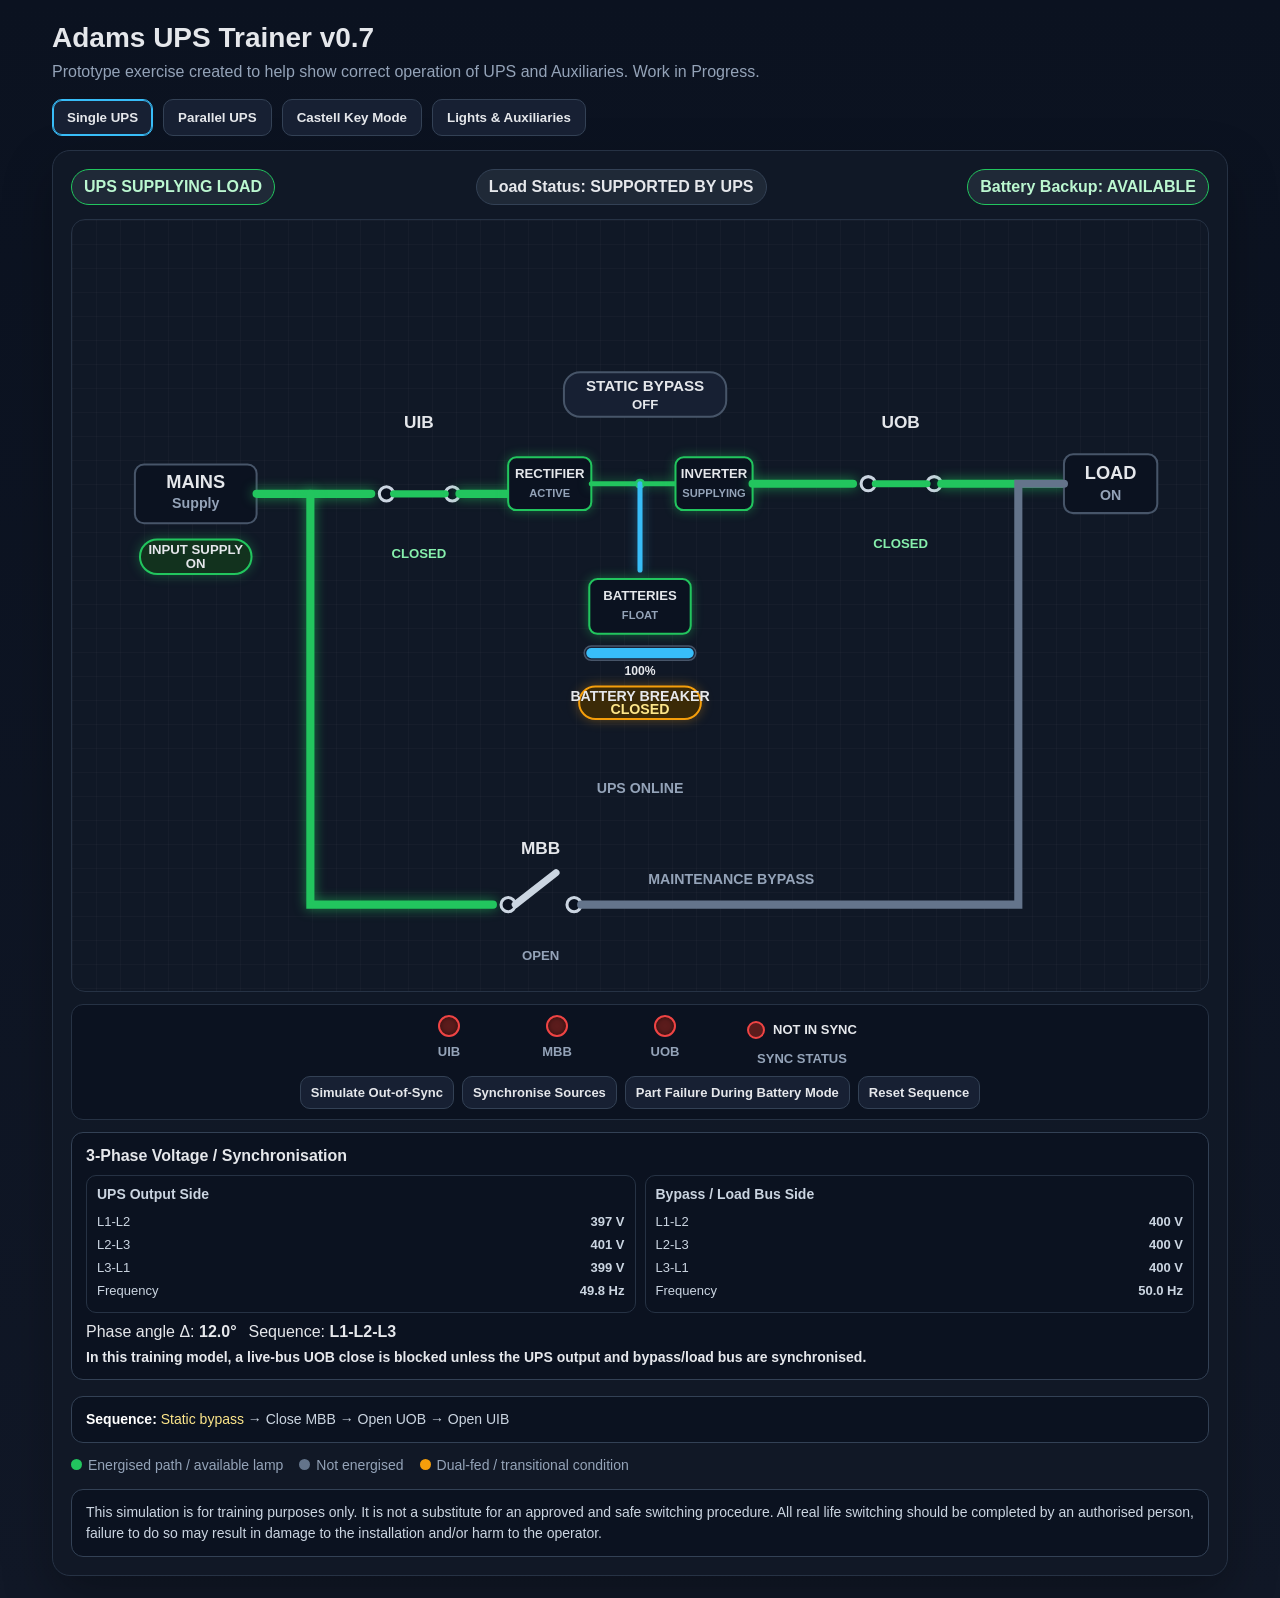
<file: index.html>
<!DOCTYPE html>
<html lang="en">
<head>
<meta charset="UTF-8">
<meta name="viewport" content="width=device-width, initial-scale=1.0">
<title>Adams UPS Trainer v0.7</title>
<link rel="stylesheet" href="css/style.css">
<link rel="stylesheet" href="css/lamp-safety.css">
</head>
<body>
<div class="wrap">
  <h1>Adams UPS Trainer v0.7</h1>
  <div class="sub">Prototype exercise created to help show correct operation of UPS and Auxiliaries. Work in Progress.</div>
  <div class="tabs">
    <button class="tab active" data-panel="single">Single UPS</button>
    <button class="tab" data-panel="parallel">Parallel UPS</button>
    <button class="tab" data-panel="castell">Castell Key Mode</button>
    <button class="tab" data-panel="aux">Lights &amp; Auxiliaries</button>
  </div>
  <div class="card">
    <section id="single" class="panel active"></section>
    <section id="parallel" class="panel"></section>
    <section id="castell" class="panel"></section>
    <section id="aux" class="panel"></section>
    <div class="legend">
      <span><span class="dot" style="background:#22c55e"></span>Energised path / available lamp</span>
      <span><span class="dot" style="background:#64748b"></span>Not energised</span>
      <span><span class="dot" style="background:#f59e0b"></span>Dual-fed / transitional condition</span>
    </div>
    <div class="note">This simulation is for training purposes only. It is not a substitute for an approved and safe switching procedure. All real life switching should be completed by an authorised person, failure to do so may result in damage to the installation and/or harm to the operator.</div>
  </div>
</div>
<script src="js/app.js"></script>
<script src="js/static-bypass-training.js"></script>
<script src="js/logic-corrections.js"></script>
</body>
</html>
</file>
<file: css/style.css>
/* Adams UPS Trainer v0.7 */

:root{
  --bg:#0b1220;--panel:#111827;--line:#64748b;--text:#e5e7eb;--muted:#94a3b8;
  --live:#22c55e;--warn:#f59e0b;--danger:#ef4444;--accent:#38bdf8;--off:#475569;
}
*{box-sizing:border-box}
body{margin:0;font-family:Arial,Helvetica,sans-serif;background:linear-gradient(180deg,#0b1220,#111827);color:var(--text)}
.wrap{max-width:1220px;margin:0 auto;padding:22px}
h1{margin:0 0 6px;font-size:28px}.sub{color:var(--muted);margin-bottom:16px;line-height:1.45}
.tabs,.controls{display:flex;gap:10px;flex-wrap:wrap}.tabs{margin-bottom:14px}
button{background:#172033;color:var(--text);border:1px solid #334155;border-radius:10px;padding:10px 14px;font-weight:700;cursor:pointer}
button:hover:not(:disabled){border-color:var(--accent)}button.active{border-color:var(--accent);box-shadow:0 0 0 1px var(--accent) inset}button:disabled{opacity:.4;cursor:not-allowed}
.card{background:rgba(17,24,39,.97);border:1px solid #263244;border-radius:18px;padding:18px;box-shadow:0 20px 50px rgba(0,0,0,.28)}
.panel{display:none}.panel.active{display:block}
.topbar{display:flex;gap:12px;flex-wrap:wrap;align-items:center;justify-content:space-between;margin-bottom:14px}
.pill{padding:8px 12px;border-radius:999px;font-weight:700;background:#1f2937;border:1px solid #334155}
.pill.ok{border-color:var(--live);color:#bbf7d0}.pill.warn{border-color:var(--warn);color:#fde68a}.pill.bad{border-color:var(--danger);color:#fecaca}

.fault-banner{display:none;margin:0 0 14px;padding:14px 16px;border:2px solid #ef4444;border-radius:12px;background:#3a0f12;color:#fee2e2;font-weight:900;text-align:center;letter-spacing:.4px;box-shadow:0 0 18px rgba(239,68,68,.45)}
.fault-banner.active{display:block;animation:faultPulse .65s infinite alternate}.fault-status-hidden{display:none !important}
.loaddrop-banner{display:none;margin:0 0 14px;padding:14px 16px;border:2px solid #ef4444;border-radius:12px;background:#3a0f12;color:#fee2e2;font-weight:900;text-align:center;letter-spacing:.4px;box-shadow:0 0 18px rgba(239,68,68,.45)}
.loaddrop-banner.active{display:block;animation:loadDropPulse .65s infinite alternate}.loaddrop-banner .drop-title{display:block;font-size:20px;margin-bottom:4px}.loaddrop-banner .drop-sub{font-size:14px;color:#fecaca}
@keyframes loadDropPulse{from{transform:scale(1);box-shadow:0 0 10px rgba(239,68,68,.35)}to{transform:scale(1.01);box-shadow:0 0 28px rgba(239,68,68,.8)}}
.fault-banner .fault-title{display:block;font-size:24px;margin-bottom:4px}.fault-banner .fault-sub{font-size:14px;color:#fecaca}
@keyframes faultPulse{from{transform:scale(1);box-shadow:0 0 10px rgba(239,68,68,.35)}to{transform:scale(1.01);box-shadow:0 0 28px rgba(239,68,68,.8)}}
.diagram{min-height:0;border:1px solid #263244;border-radius:14px;overflow:hidden;background:linear-gradient(rgba(255,255,255,.025) 1px,transparent 1px),linear-gradient(90deg,rgba(255,255,255,.025) 1px,transparent 1px);background-size:24px 24px}
svg{width:100%;height:auto;display:block}.wire{stroke:var(--line);stroke-width:8;fill:none;stroke-linecap:round;transition:.2s}.wire.live{stroke:var(--live);filter:drop-shadow(0 0 6px rgba(34,197,94,.65))}.wire.warn{stroke:var(--warn);filter:drop-shadow(0 0 6px rgba(245,158,11,.55))}
.box{fill:#0b1220;stroke:#475569;stroke-width:2}.txt{fill:var(--text);font-size:18px;font-weight:700;text-anchor:middle}.small{fill:var(--muted);font-size:14px;font-weight:600;text-anchor:middle}
.breaker{cursor:pointer}.breaker.locked{opacity:.45;cursor:not-allowed}.breaker .term{fill:#0b1220;stroke:#cbd5e1;stroke-width:3}.breaker .blade{stroke:#cbd5e1;stroke-width:7;stroke-linecap:round;transition:.18s ease;transform-box:fill-box;transform-origin:left center}.breaker.open .blade{transform:rotate(-38deg)}.breaker.closed .blade{transform:rotate(0deg);stroke:var(--live)}.breaker text{fill:var(--text);font-size:17px;font-weight:800;text-anchor:middle;pointer-events:none}.breaker .state{fill:var(--muted);font-size:13px;font-weight:700}.breaker.closed .state{fill:#86efac}
.static-toggle{cursor:pointer}.static-toggle rect{fill:#172033;stroke:#475569;stroke-width:2;transition:.2s}.static-toggle text{fill:var(--text);font-size:14px;font-weight:800;text-anchor:middle;pointer-events:none}.static-toggle.on rect{stroke:var(--warn);fill:#3b2a07;filter:drop-shadow(0 0 6px rgba(245,158,11,.35))}.static-toggle.on .toggle-state{fill:#fde68a}
.castell-indicators{display:flex;justify-content:center;gap:26px;flex-wrap:wrap;margin-top:12px}.castell-controls{margin-top:12px;display:flex;align-items:center;justify-content:center;gap:12px;flex-wrap:wrap}.castell-controls .controls{margin-top:0}.castell-controls .castell-indicators{margin-top:0;gap:14px}.castell-controls .indicator{min-width:82px}
.single-top-controls,.castell-top-controls{margin-top:12px;padding:10px;border:1px solid #263244;border-radius:12px;background:#0b1220}.single-top-controls .indicator-row,.castell-top-controls .indicator-row{margin-top:0;gap:16px}.single-top-controls .controls,.castell-top-controls .controls{margin-top:10px;justify-content:center;gap:8px}.single-top-controls .controls button,.castell-top-controls .controls button{padding:8px 10px;font-size:13px}
.indicator-row{display:flex;justify-content:center;gap:36px;flex-wrap:wrap;margin-top:14px}.indicator{text-align:center;min-width:92px;color:var(--muted);font-size:13px;font-weight:800}.lamp{width:22px;height:22px;border-radius:50%;margin:0 auto 7px;background:#334155;border:2px solid #64748b;box-shadow:inset 0 0 5px rgba(0,0,0,.5);transition:.2s}.lamp.available{background:var(--live);border-color:#86efac;box-shadow:0 0 12px rgba(34,197,94,.75),inset 0 0 5px rgba(255,255,255,.15)}.lamp.blocked{background:#5b1c1c;border-color:#ef4444}
.indicator.sync-indicator{min-width:150px}.indicator.sync-indicator .sync-inline{display:flex;align-items:center;justify-content:center;gap:8px;color:var(--text);font-weight:800;min-height:29px;margin-bottom:7px}.indicator.sync-indicator .sync-inline .sync-lamp{margin:0}
.controls{margin-top:16px}.legend{display:flex;gap:16px;flex-wrap:wrap;margin-top:14px;color:var(--muted);font-size:14px}.dot{display:inline-block;width:11px;height:11px;border-radius:50%;margin-right:6px}.note,.steps{margin-top:16px;padding:12px 14px;border-radius:12px;background:#0b1220;border:1px solid #334155;color:#cbd5e1;line-height:1.5;font-size:14px}.steps strong{color:white}.stepdone{color:#86efac}.stepnext{color:#fde68a}.keybox{display:grid;grid-template-columns:repeat(2,minmax(220px,1fr));gap:10px;margin-top:12px}.keypanel{padding:11px;border:1px solid #334155;border-radius:12px;background:#0b1220}.keytitle{font-weight:800;margin-bottom:5px}.keystate{color:#c4b5fd;font-weight:700}
.battery-meter-bg{fill:#172033;stroke:#475569;stroke-width:1.5}.battery-meter-fill{fill:#38bdf8;transition:width .25s ease}.battery-pct{fill:#e5e7eb;font-size:12px;font-weight:800;text-anchor:middle}.test-toggle{cursor:pointer}.test-toggle rect{fill:#281d0d;stroke:#f59e0b;stroke-width:2;transition:.2s}.test-toggle text{fill:#fde68a;font-size:12px;font-weight:800;text-anchor:middle;pointer-events:none}.test-toggle.running rect{fill:#3b160c;stroke:#ef4444;filter:drop-shadow(0 0 7px rgba(239,68,68,.45))}.test-toggle.running text{fill:#fecaca}
.input-toggle{cursor:pointer}.input-toggle rect{fill:#172033;stroke:#475569;stroke-width:2;transition:.2s}.input-toggle text{fill:#e5e7eb;font-size:13px;font-weight:800;text-anchor:middle;pointer-events:none}.input-toggle.on rect{stroke:#22c55e;fill:#12321e;filter:drop-shadow(0 0 6px rgba(34,197,94,.35))}.input-toggle.off rect{stroke:#ef4444;fill:#361616;filter:drop-shadow(0 0 6px rgba(239,68,68,.25))}
.component{fill:#0b1220;stroke:#475569;stroke-width:2}.component-live{stroke:#22c55e;filter:drop-shadow(0 0 5px rgba(34,197,94,.45))}.component-bypass{stroke:#f59e0b;filter:drop-shadow(0 0 5px rgba(245,158,11,.45))}.comp-title{fill:#e5e7eb;font-size:13px;font-weight:800;text-anchor:middle}.comp-state{fill:#94a3b8;font-size:11px;font-weight:700;text-anchor:middle}.dcwire{stroke:#64748b;stroke-width:5;fill:none;stroke-linecap:round;transition:.2s}.dcwire.live{stroke:#22c55e;filter:drop-shadow(0 0 5px rgba(34,197,94,.5))}.dcwire.battery{stroke:#38bdf8;filter:drop-shadow(0 0 5px rgba(56,189,248,.45))}
.sync-panel{margin-top:16px;padding:14px;border:1px solid #334155;border-radius:12px;background:#0b1220}.sync-title{font-weight:800;margin-bottom:10px;color:#e5e7eb}.sync-grid{display:grid;grid-template-columns:1fr 1fr;gap:9px}.sync-side{border:1px solid #263244;border-radius:10px;padding:10px}.sync-side h4{margin:0 0 8px;font-size:14px;color:#cbd5e1}.phase-row{display:grid;grid-template-columns:1fr auto;gap:12px;padding:4px 0;font-size:13px;color:#cbd5e1}.sync-summary{display:flex;gap:12px;flex-wrap:wrap;align-items:center;margin-top:10px}.sync-lamp{width:18px;height:18px;border-radius:50%;display:inline-block;vertical-align:middle;margin-right:7px;background:#5b1c1c;border:2px solid #ef4444}.sync-lamp.ok{background:#22c55e;border-color:#86efac;box-shadow:0 0 10px rgba(34,197,94,.7)}.sync-status{font-weight:800}.sync-buttons{display:flex;gap:8px;flex-wrap:wrap;margin-top:10px}
@media(max-width:700px){.sync-grid{grid-template-columns:1fr}}@media(max-width:700px){.wrap{padding:12px}h1{font-size:22px}.diagram{min-height:0}svg{height:auto;min-height:0}.keybox{grid-template-columns:1fr}.indicator-row{gap:20px}}
.aux-note{color:var(--muted);line-height:1.45;margin:0 0 12px}.aux-mode-controls{margin:12px 0 14px}.aux-mode-controls button.active{border-color:var(--accent);box-shadow:0 0 0 1px var(--accent) inset}.aux-card{border:1px solid #334155;border-radius:14px;background:#0b1220;overflow:hidden}.aux-card svg{width:100%;height:auto;display:block}.aux-card .abox{fill:#0d1729;stroke:#334155;stroke-width:2}.aux-card .atitle{fill:#e5e7eb;font-size:18px;font-weight:800;font-family:Arial,Helvetica,sans-serif}.aux-card .asub{fill:#94a3b8;font-size:13px;font-family:Arial,Helvetica,sans-serif}.aux-card .arow{fill:#e5e7eb;font-size:13px;font-family:Arial,Helvetica,sans-serif}.aux-card .apin{fill:#94a3b8;font-size:11px;font-family:Arial,Helvetica,sans-serif}.aux-card .aterm{fill:#111827;stroke:#94a3b8;stroke-width:1.5}.aux-card .awire{fill:none;stroke:#64748b;stroke-width:2;stroke-dasharray:7 5}.aux-card .alamp{fill:none;stroke:#22c55e;stroke-width:2.5;stroke-dasharray:7 5}.aux-card .aaux{fill:none;stroke:#38bdf8;stroke-width:2.5;stroke-dasharray:7 5}.aux-card .acastell{fill:none;stroke:#a78bfa;stroke-width:2.5;stroke-dasharray:7 5}.aux-legend{display:flex;gap:14px;flex-wrap:wrap;padding:12px 14px;border-top:1px solid #263244;color:#cbd5e1;font-size:13px}.aux-key{display:flex;align-items:center;gap:7px}.aux-swatch{width:18px;height:5px;border-radius:999px;display:inline-block}.aux-swatch.green{background:#22c55e}.aux-swatch.blue{background:#38bdf8}.aux-swatch.purple{background:#a78bfa}.aux-swatch.grey{background:#64748b}@media(max-width:700px){.aux-card .atitle{font-size:15px}.aux-card .asub{font-size:11px}.aux-card .arow{font-size:11px}.aux-card .apin{font-size:9px}}
.aux-highlight-help{margin:10px 0 12px;padding:9px 11px;border:1px solid #334155;border-radius:10px;background:#0b1220;color:#cbd5e1;font-size:13px}.aux-highlight-help strong{color:#fff}.aux-node,.aux-route{cursor:pointer}.aux-node .arow,.aux-node .apin,.aux-node .aterm,.aux-route{transition:opacity .18s ease,filter .18s ease,stroke-width .18s ease,fill .18s ease}.aux-card.aux-has-selection .aux-node:not(.aux-active),.aux-card.aux-has-selection .aux-route:not(.aux-active){opacity:.18}.aux-node.aux-active .arow,.aux-node.aux-active .apin{fill:#fff;filter:drop-shadow(0 0 4px rgba(255,255,255,.55))}.aux-node.aux-active .aterm{stroke:#fff;stroke-width:3;filter:drop-shadow(0 0 6px rgba(56,189,248,.9))}.aux-route.aux-active{opacity:1 !important;stroke-width:5 !important;filter:drop-shadow(0 0 7px currentColor)}.aux-clear{margin-left:auto}.a-jumper{fill:none;stroke:#a3a3a3;stroke-width:2}.a-jumper-note{fill:#94a3b8;font-size:10px;font-family:Arial,Helvetica,sans-serif}
</file>
<file: css/lamp-safety.css>
/* Safety lamp overrides for Adams UPS Trainer v0.7.
   A breaker may remain clickable for training, but a green lamp means the
   operation is available without dropping the load. */

/* UOB: in normal UPS operation, opening UOB would drop the load.
   Keep the control clickable, but do not show its availability lamp green. */
#single:has(#sUOB.closed):has(#sMBB.open) #sLampUOB,
#castell:has(#cUOB.closed):has(#cMBB.open) #cLampUOB {
  background:#5b1c1c !important;
  border-color:#ef4444 !important;
  box-shadow:inset 0 0 5px rgba(0,0,0,.5) !important;
}

/* MBB: while the load is solely on maintenance bypass (UOB open, MBB closed),
   opening MBB would drop the load. Keep it clickable for the exercise, but
   do not show the MBB availability lamp green. */
#single:has(#sUOB.open):has(#sMBB.closed) #sLampMBB,
#castell:has(#cUOB.open):has(#cMBB.closed) #cLampMBB {
  background:#5b1c1c !important;
  border-color:#ef4444 !important;
  box-shadow:inset 0 0 5px rgba(0,0,0,.5) !important;
}
</file>
